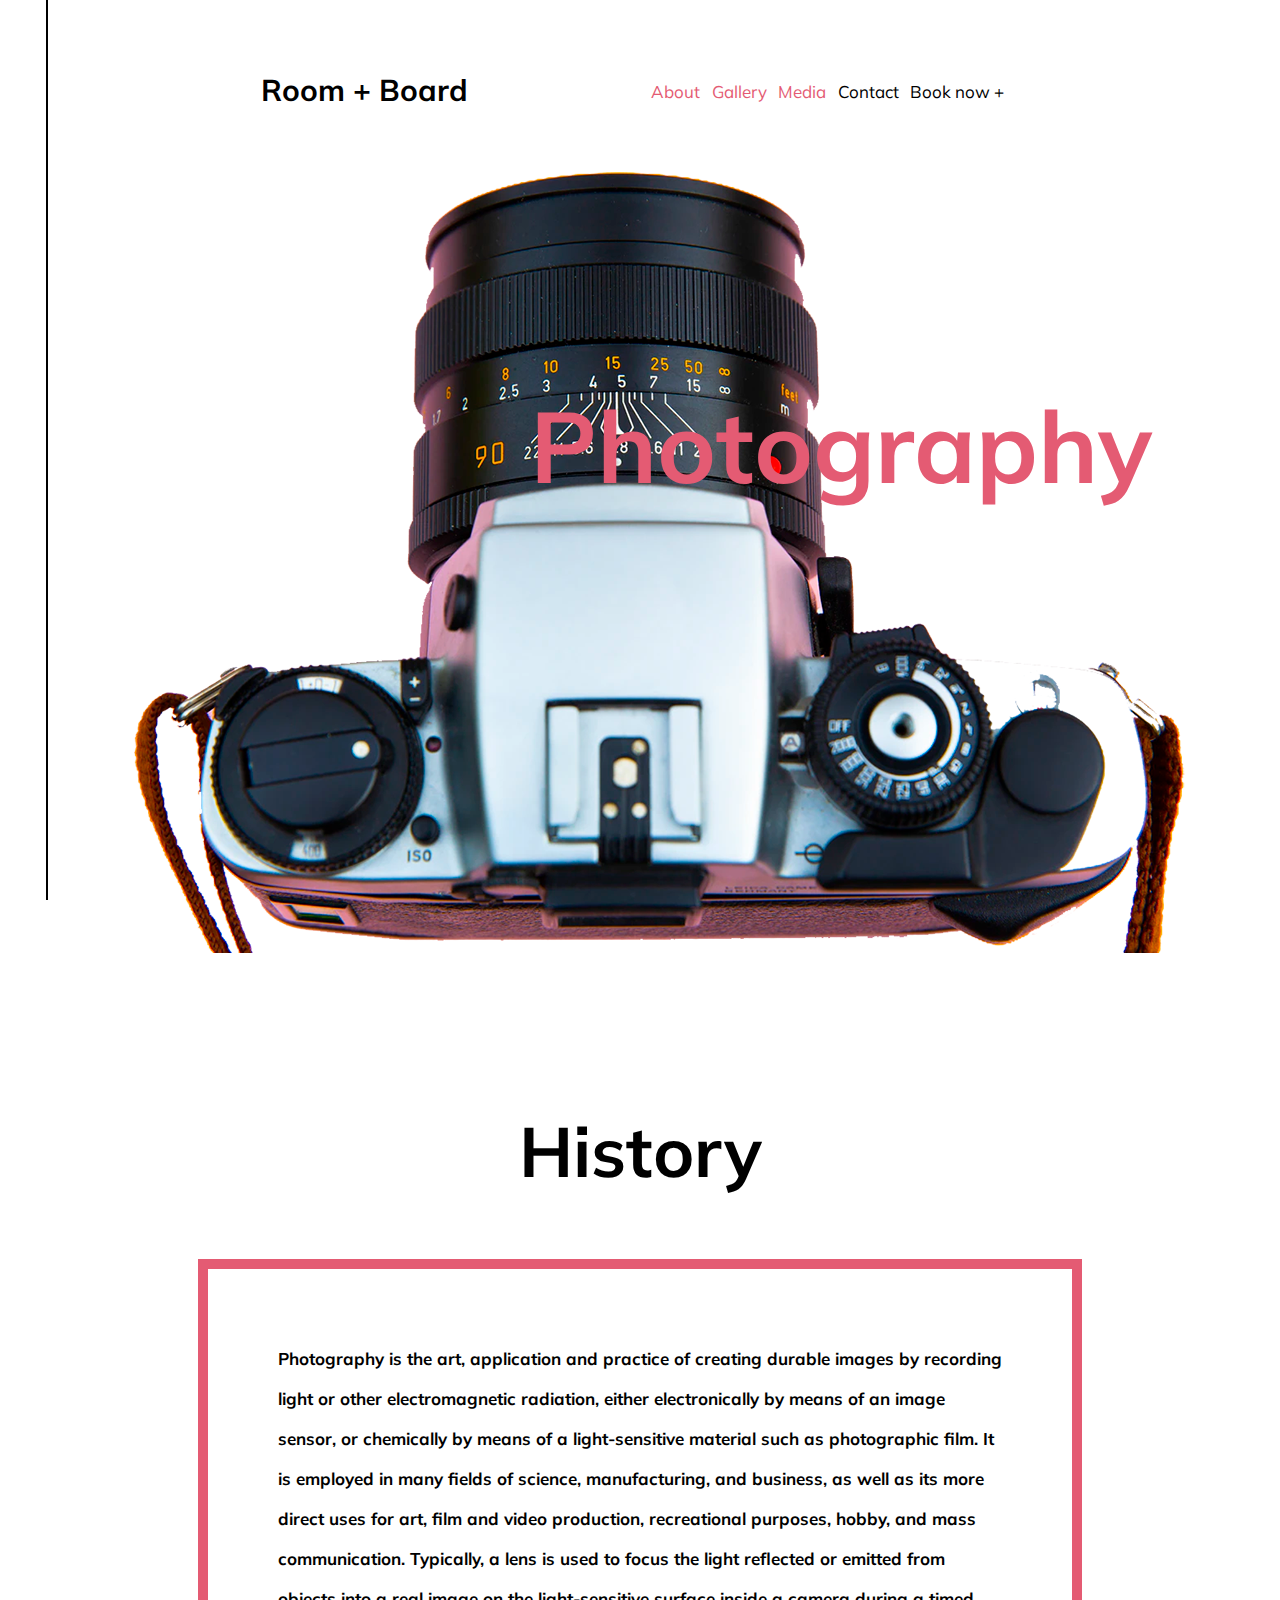
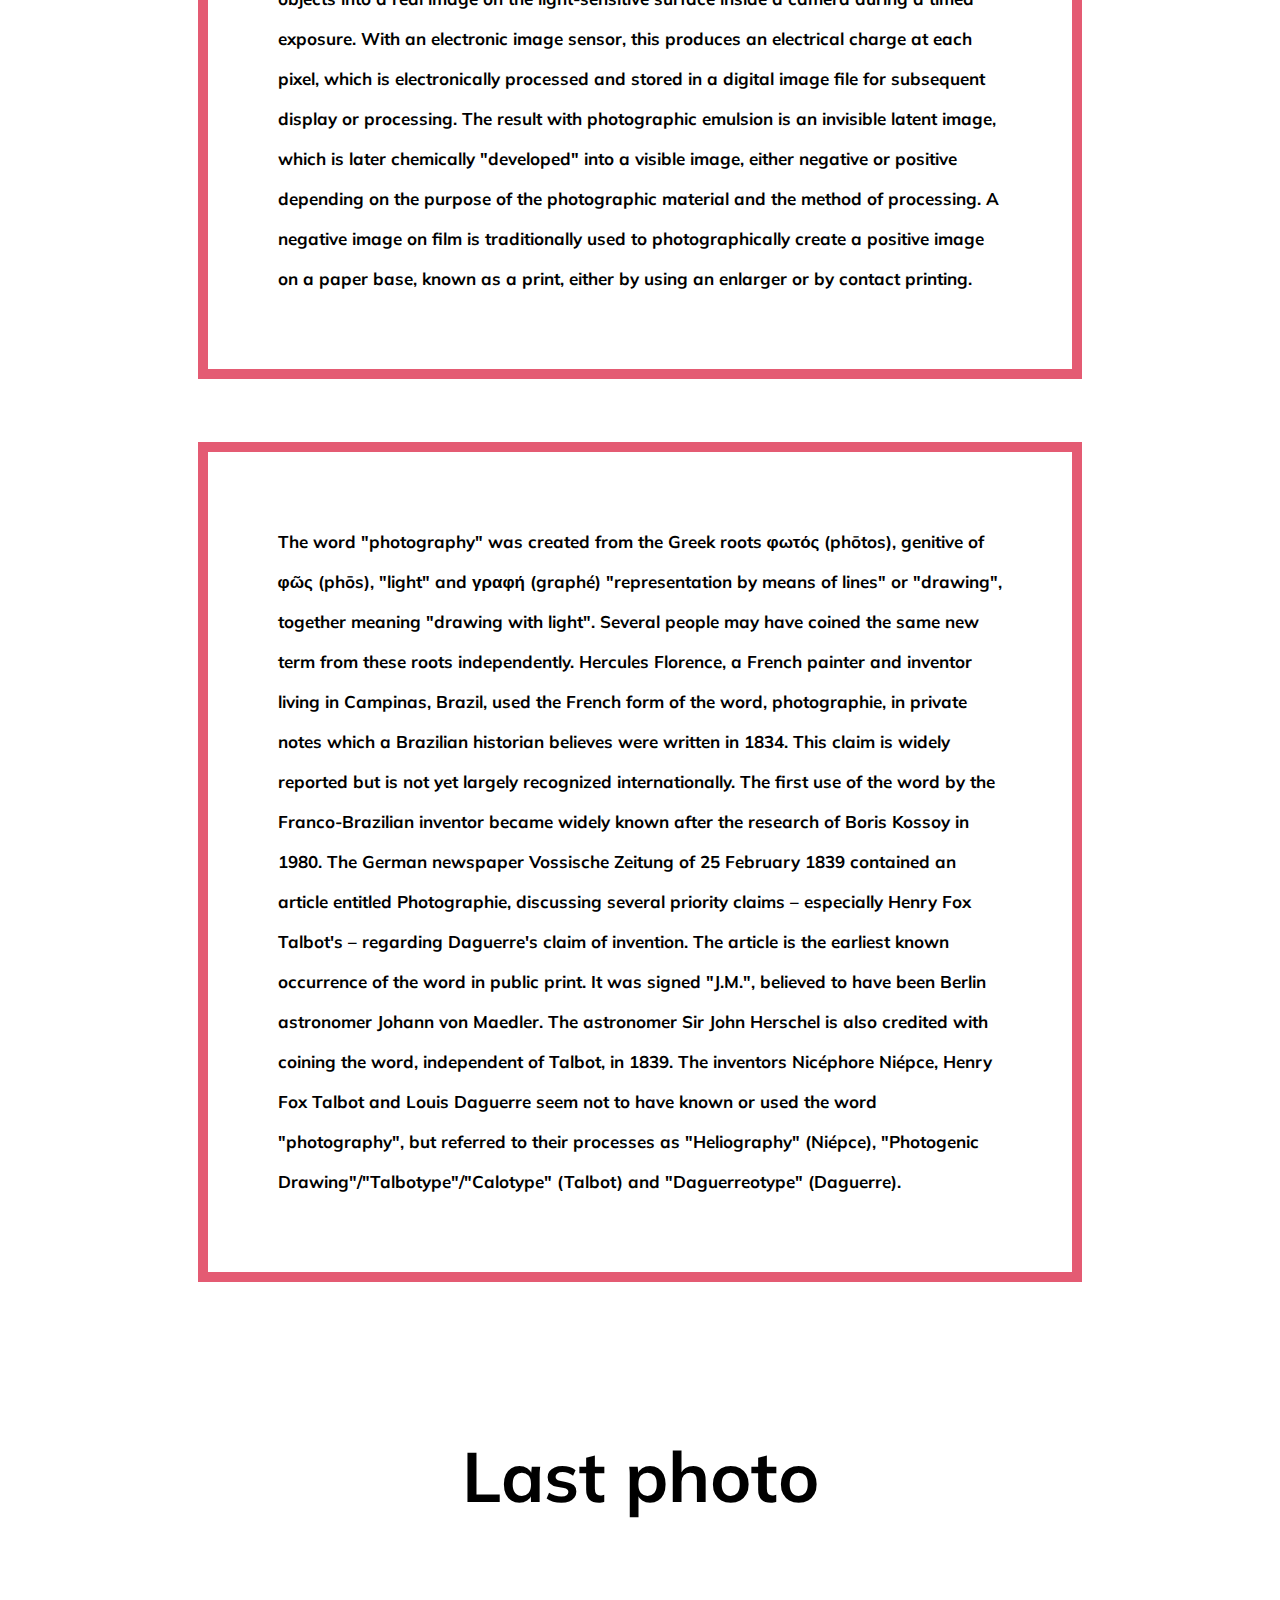
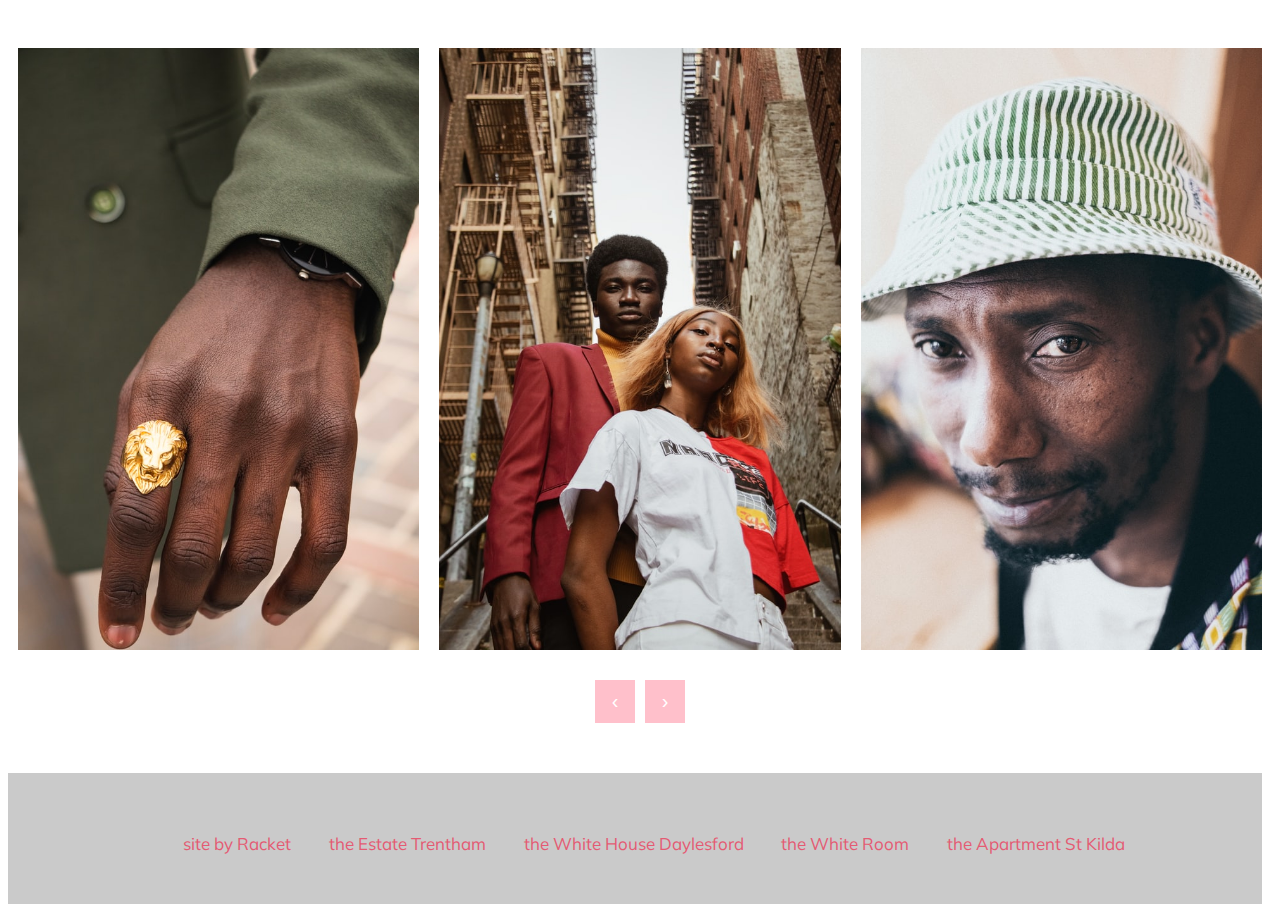
<file: index.html>
<!DOCTYPE html>
<html lang="en">
<head>
	<meta charset="UTF-8">
	<title>Document</title>
	<link rel="stylesheet" type="text/css" href="main.css">
	<link href="https://fonts.googleapis.com/css?family=Muli&display=swap" rel="stylesheet">
</head>
<body>
	<div class="main">
		<div class="menu">
			<span class="logo">Room + Board</span>
				<ul>
					<li><a href="index.html">About</a></li>
					<li><a href="gallery.html">Gallery</a></li>
					<li><a href="media.html">Media</a></li>
					<li>Contact</li>
					<li>Book now +</li>
				</ul>
		</div>
		<div class="head">
			<img src="./img/fon.png">
			<h1>Photography</h1>
		</div>
		<h2> History</h2>
		<div class="content">
			<p>
				Photography is the art, application and practice of creating durable images by recording light or other electromagnetic radiation, either electronically by means of an image sensor, or chemically by means of a light-sensitive material such as photographic film. It is employed in many fields of science, manufacturing, and business, as well as its more direct uses for art, film and video production, recreational purposes, hobby, and mass communication.

				Typically, a lens is used to focus the light reflected or emitted from objects into a real image on the light-sensitive surface inside a camera during a timed exposure. With an electronic image sensor, this produces an electrical charge at each pixel, which is electronically processed and stored in a digital image file for subsequent display or processing. The result with photographic emulsion is an invisible latent image, which is later chemically "developed" into a visible image, either negative or positive depending on the purpose of the photographic material and the method of processing. A negative image on film is traditionally used to photographically create a positive image on a paper base, known as a print, either by using an enlarger or by contact printing.
			</p>
		</div>
		<div class="content">
			<p>
				The word "photography" was created from the Greek roots φωτός (phōtos), genitive of φῶς (phōs), "light" and γραφή (graphé) "representation by means of lines" or "drawing", together meaning "drawing with light".

				Several people may have coined the same new term from these roots independently. Hercules Florence, a French painter and inventor living in Campinas, Brazil, used the French form of the word, photographie, in private notes which a Brazilian historian believes were written in 1834. This claim is widely reported but is not yet largely recognized internationally. The first use of the word by the Franco-Brazilian inventor became widely known after the research of Boris Kossoy in 1980.

				The German newspaper Vossische Zeitung of 25 February 1839 contained an article entitled Photographie, discussing several priority claims – especially Henry Fox Talbot's – regarding Daguerre's claim of invention. The article is the earliest known occurrence of the word in public print. It was signed "J.M.", believed to have been Berlin astronomer Johann von Maedler. The astronomer Sir John Herschel is also credited with coining the word, independent of Talbot, in 1839.

				The inventors Nicéphore Niépce, Henry Fox Talbot and Louis Daguerre seem not to have known or used the word "photography", but referred to their processes as "Heliography" (Niépce), "Photogenic Drawing"/"Talbotype"/"Calotype" (Talbot) and "Daguerreotype" (Daguerre).

			</p>
		</div>
<!-- 		<div class="voice">
			<p>
				 That goes for shoes as much as for clothes. Gerber swears by her Jimmy Choo Cruz boots, flat, combat-style lace-ups that she says she “literally travels with for months and wears until I can’t wear anymore”. But now she’s got a few more styles to choose from.
				
			</p>
			<p>
				Believe it or not, Kaia Gerber likes to pack light. The supermodel can take her pick when it comes to fashion – whether she’s pulling from her own closet, her mom’s, or the runways on which she dominates – but when she’s crisscrossing the globe for work, she tends to bring along a practical, versatile wardrobe.
				
			</p>
		</div> -->
		<h2>Last photo</h2>
		<div class="carousel owl-car owl-theme">
			<div><img class="photo" src="img/photo1.jpg"> </div>
			<div><img class="photo" src="img/photo2.jpg"> </div>
			<div><img class="photo" src="img/photo3.jpg"> </div>
			<div><img class="photo" src="img/photo4.jpg"> </div>
			<div><img class="photo" src="img/photo5.jpg"> </div>
			<div><img class="photo" src="img/photo6.jpg"> </div>
			<div><img class="photo" src="img/photo7.jpg"> </div>
			<div><img class="photo" src="img/photo2.jpg"> </div>
			<div><img class="photo" src="img/photo5.jpg"> </div>
			<div><img class="photo" src="img/photo1.jpg"> </div>
			<div><img class="photo" src="img/photo6.jpg"> </div>
			<div><img class="photo" src="img/photo3.jpg"> </div>
		</div>
		<div class="footer">
			<ul>
				<li>site by Racket</li>
				<li>the Estate Trentham</li>
				<li>the White House Daylesford</li>
				<li>the White Room</li>
				<li>the Apartment St Kilda</li>
			</ul>
		</div>
		<div>
			<ul class="bg">
				<li class="bg_item"></li>
			</ul>
		</div>
	</div>
	<script src="https://ajax.googleapis.com/ajax/libs/jquery/3.4.1/jquery.min.js"></script>
	<script src="./js/owl.carousel.min.js"></script>
	<script src="./js/main.js"></script>
</body>
</html>
</file>
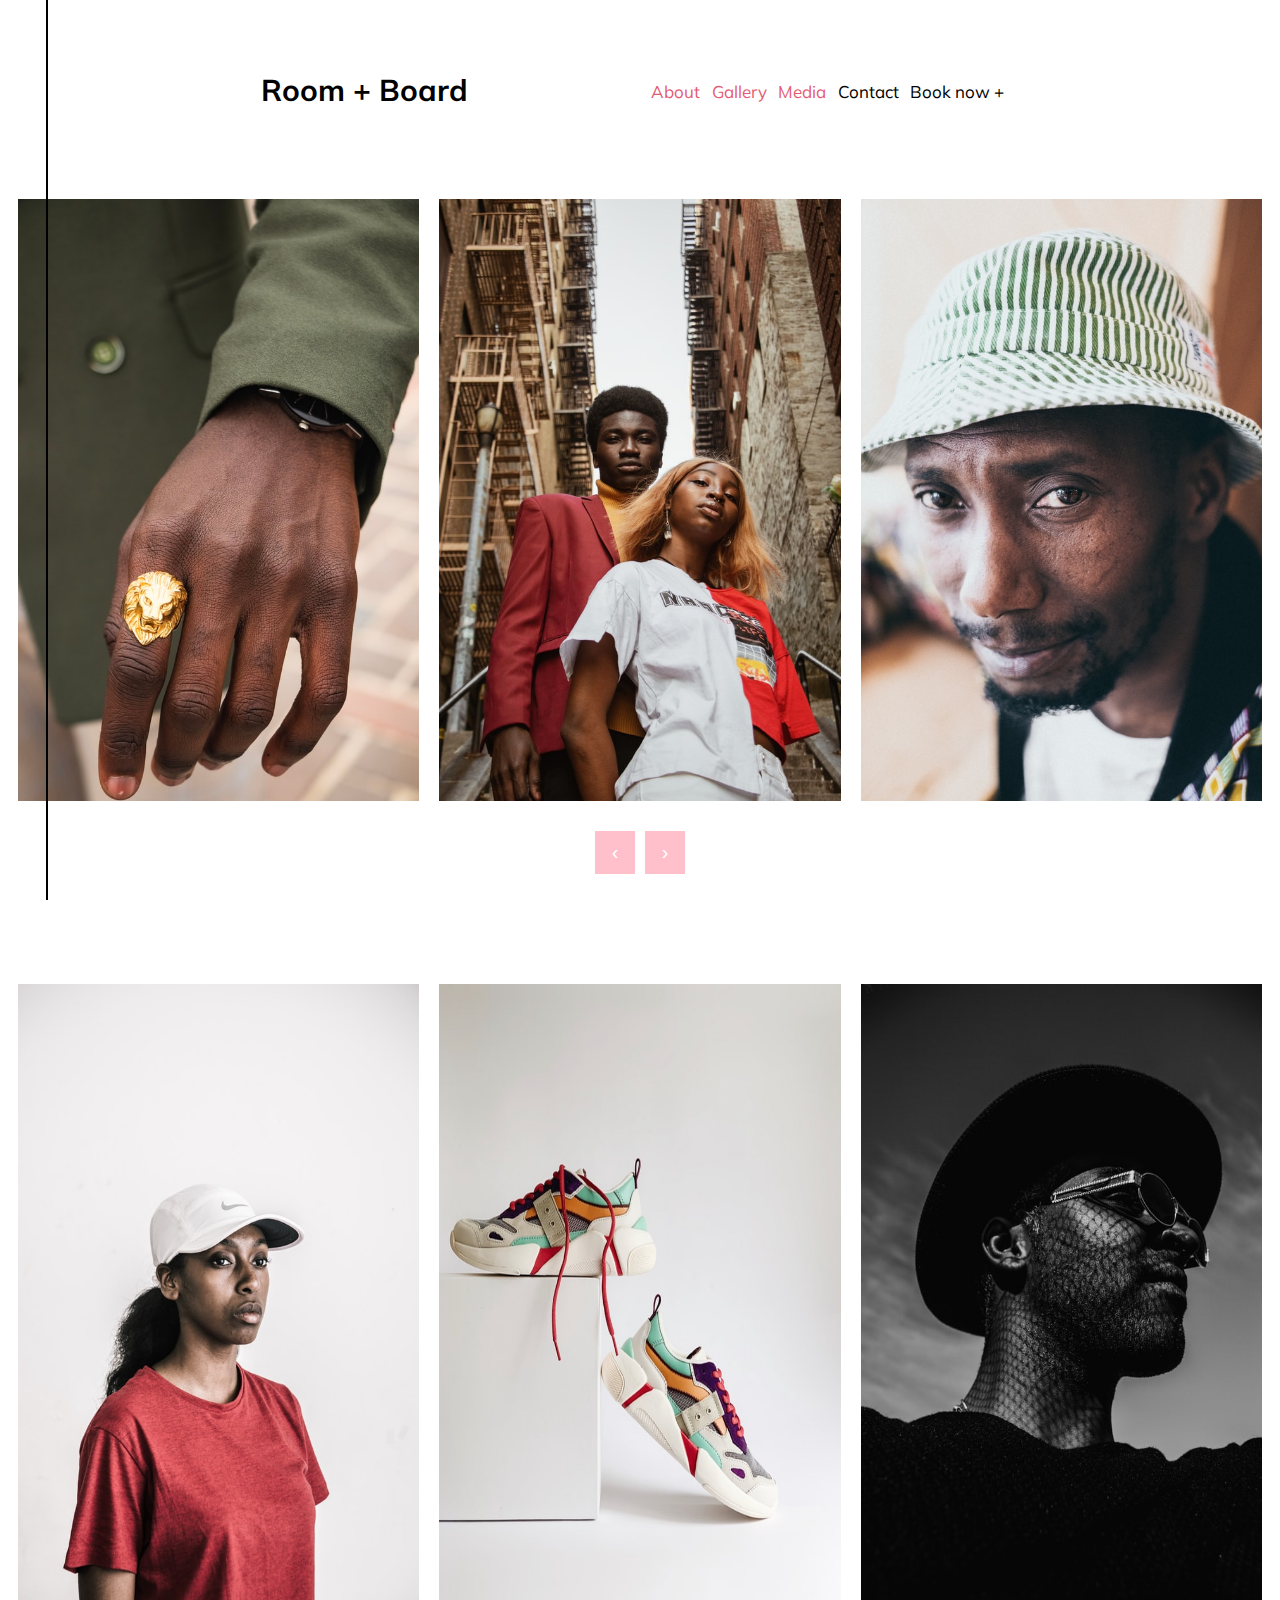
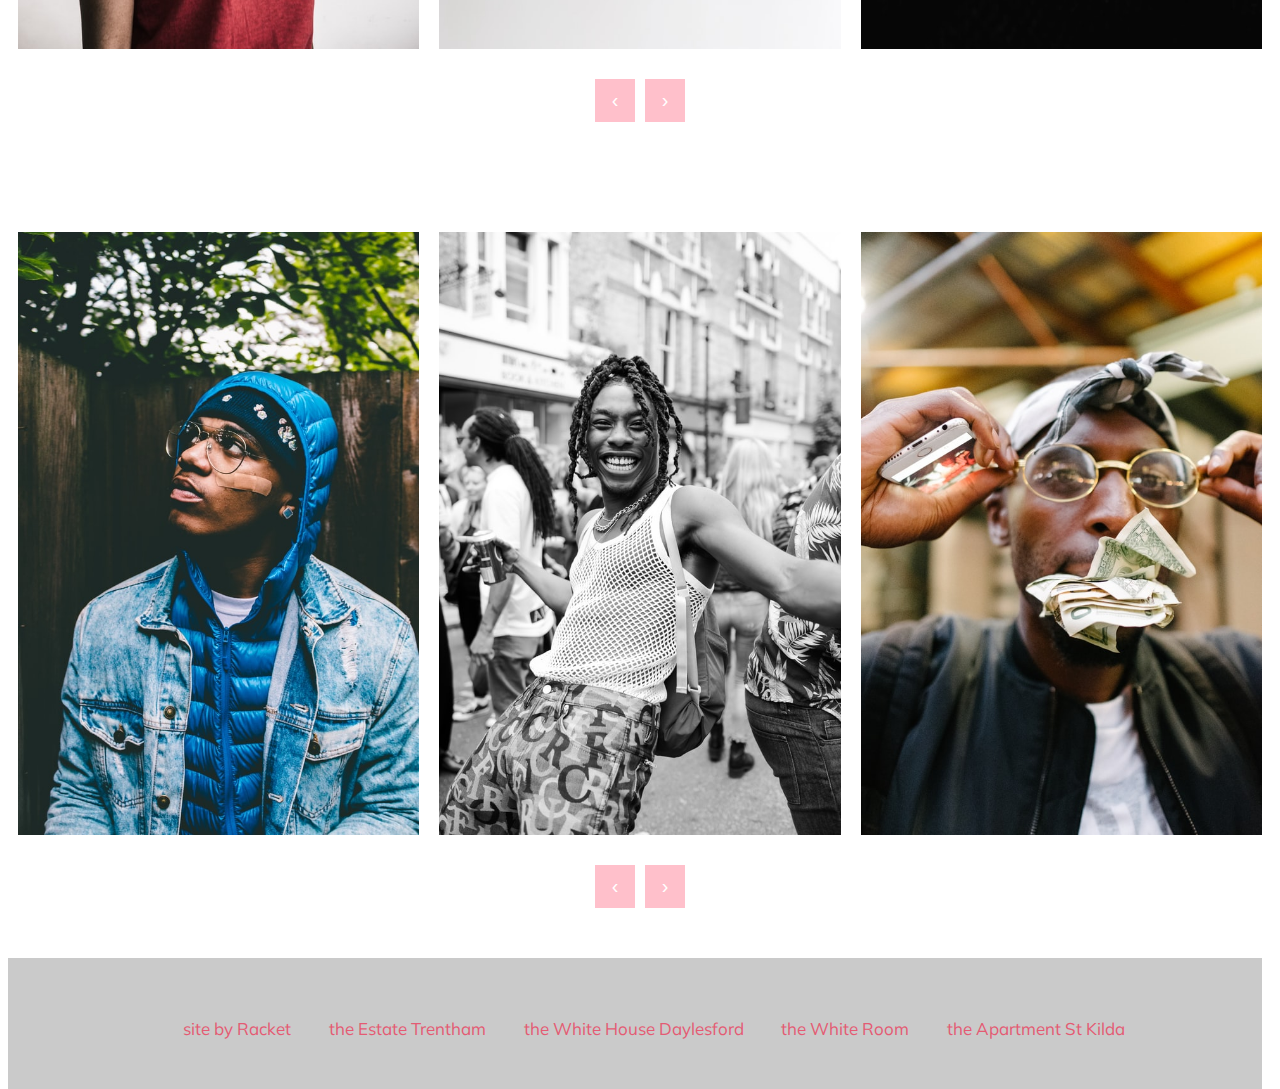
<file: gallery.html>
<!DOCTYPE html>
<html lang="en">
<head>
	<meta charset="UTF-8">
	<title>Document</title>
	<link rel="stylesheet" type="text/css" href="main.css">
	<link href="https://fonts.googleapis.com/css?family=Muli&display=swap" rel="stylesheet">
</head>
<body>
	<div class="main">
		<div class="menu">
			<span class="logo">Room + Board</span>
				<ul>
					<li><a href="index.html">About</a></li>
					<li><a href="index.html">Gallery</a></li>
					<li><a href="media.html">Media</a></li>
					<li>Contact</li>
					<li>Book now +</li>
				</ul>
		</div>
		<div class="carousel owl-car owl-theme">
			<div><img class="photo" src="img/photo1.jpg"> </div>
			<div><img class="photo" src="img/photo2.jpg"> </div>
			<div><img class="photo" src="img/photo3.jpg"> </div>
			<div><img class="photo" src="img/photo4.jpg"> </div>
			<div><img class="photo" src="img/photo5.jpg"> </div>
			<div><img class="photo" src="img/photo6.jpg"> </div>
			<div><img class="photo" src="img/photo7.jpg"> </div>
			<div><img class="photo" src="img/photo8.jpg"> </div>
			<div><img class="photo" src="img/photo9.jpg"> </div>
			<div><img class="photo" src="img/photo10.jpg"> </div>
			<div><img class="photo" src="img/photo11.jpg"> </div>
			<div><img class="photo" src="img/photo12.jpg"> </div>
		</div>

		<div class="carousel owl-car owl-theme">
			<div><img class="photo" src="img/photo13.jpg"> </div>
			<div><img class="photo" src="img/photo14.jpg"> </div>
			<div><img class="photo" src="img/photo32.jpg"> </div>
			<div><img class="photo" src="img/photo16.jpg"> </div>
			<div><img class="photo" src="img/photo17.jpg"> </div>
			<div><img class="photo" src="img/photo18.jpg"> </div>
			<div><img class="photo" src="img/photo19.jpg"> </div>
			<div><img class="photo" src="img/photo20.jpg"> </div>
			<div><img class="photo" src="img/photo21.jpg"> </div>
			<div><img class="photo" src="img/photo22.jpg"> </div>
			<div><img class="photo" src="img/photo23.jpg"> </div>
			<div><img class="photo" src="img/photo24.jpg"> </div>
		</div>
		
		<div class="carousel owl-car owl-theme">
			<div><img class="photo" src="img/photo25.jpg"> </div>
			<div><img class="photo" src="img/photo26.jpg"> </div>
			<div><img class="photo" src="img/photo27.jpg"> </div>
			<div><img class="photo" src="img/photo28.jpg"> </div>
			<div><img class="photo" src="img/photo29.jpg"> </div>
			<div><img class="photo" src="img/photo30.jpg"> </div>
			<div><img class="photo" src="img/photo31.jpg"> </div>
			<div><img class="photo" src="img/photo32.jpg"> </div>
			<div><img class="photo" src="img/photo33.jpg"> </div>
			<div><img class="photo" src="img/photo34.jpg"> </div>
			<div><img class="photo" src="img/photo35.jpg"> </div>
			<div><img class="photo" src="img/photo36.jpg"> </div>
		</div>
		<div class="footer">
			<ul>
				<li>site by Racket</li>
				<li>the Estate Trentham</li>
				<li>the White House Daylesford</li>
				<li>the White Room</li>
				<li>the Apartment St Kilda</li>
			</ul>
		</div>
		<div>
			<ul class="bg">
				<li class="bg_item"></li>
			</ul>
		</div>
	</div>
	<script src="https://ajax.googleapis.com/ajax/libs/jquery/3.4.1/jquery.min.js"></script>
	<script src="./js/owl.carousel.min.js"></script>
	<script src="./js/main.js"></script>
</body>
</html>
</file>
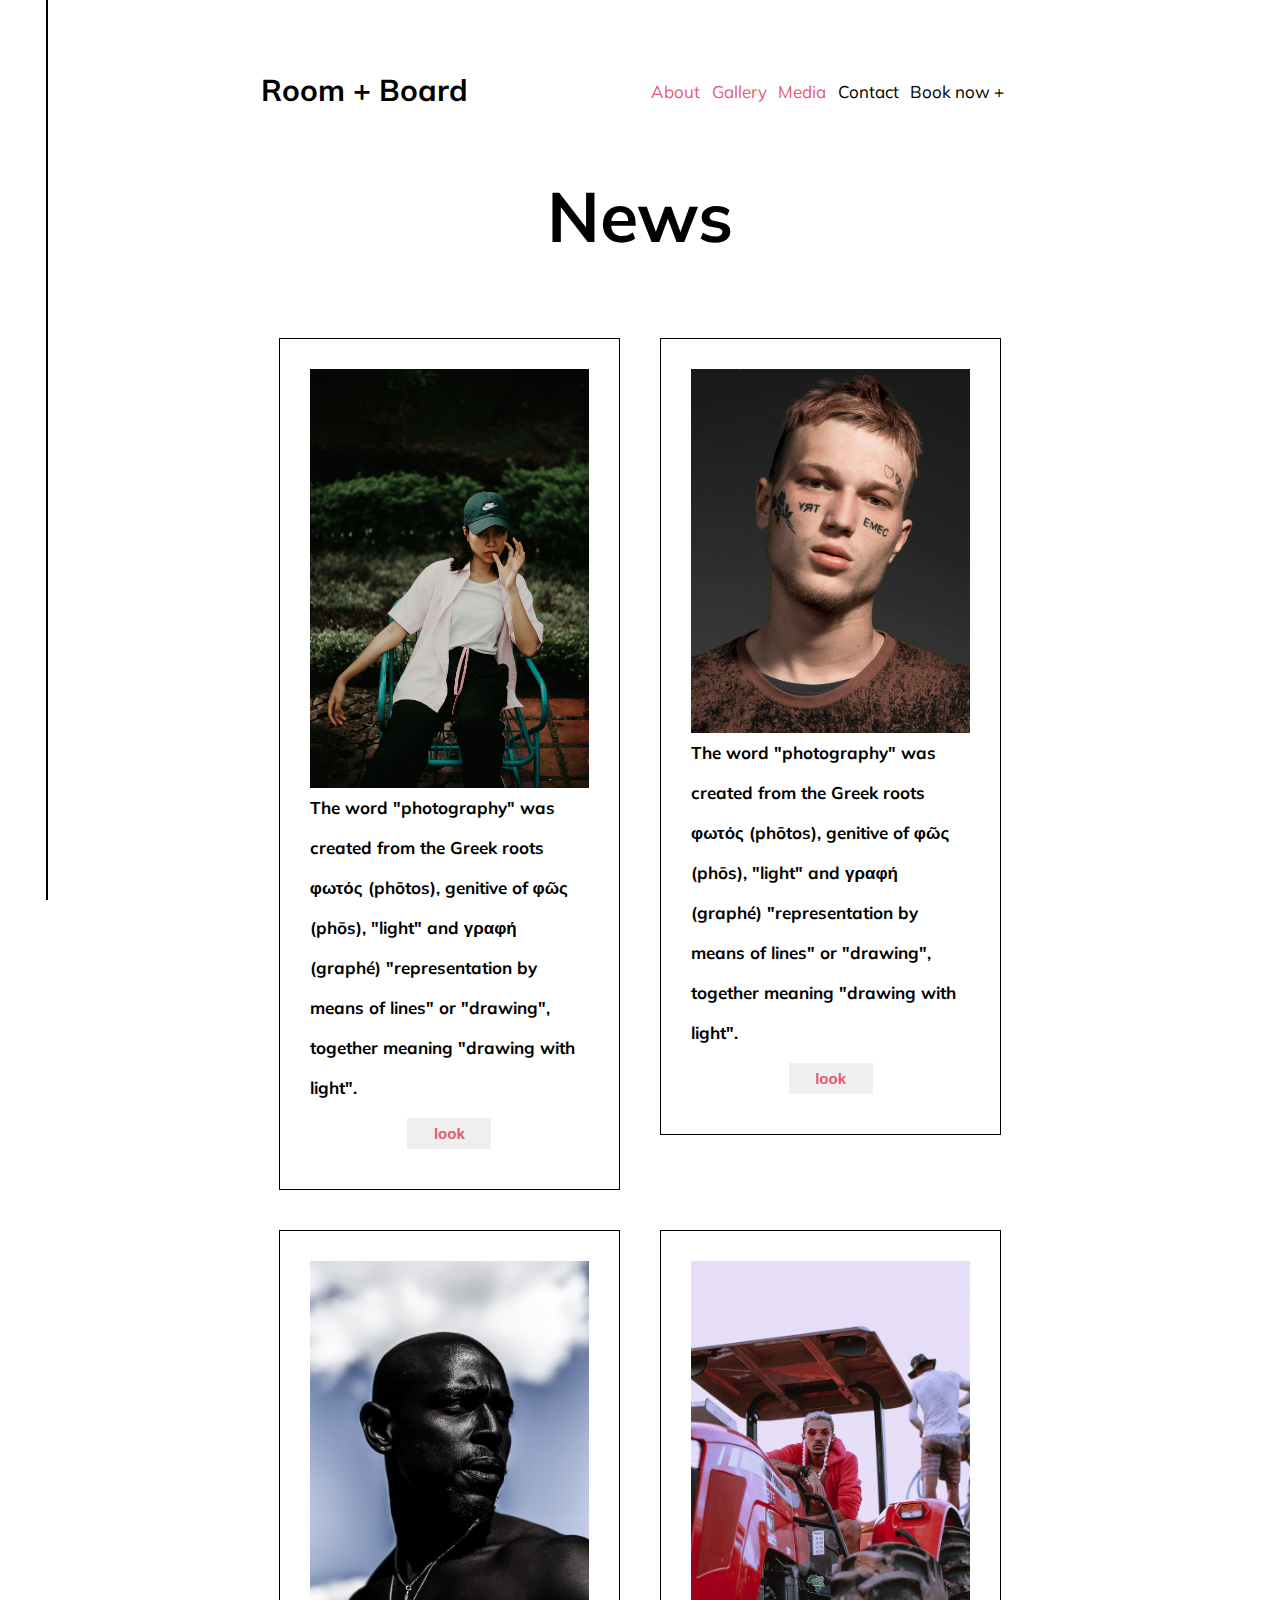
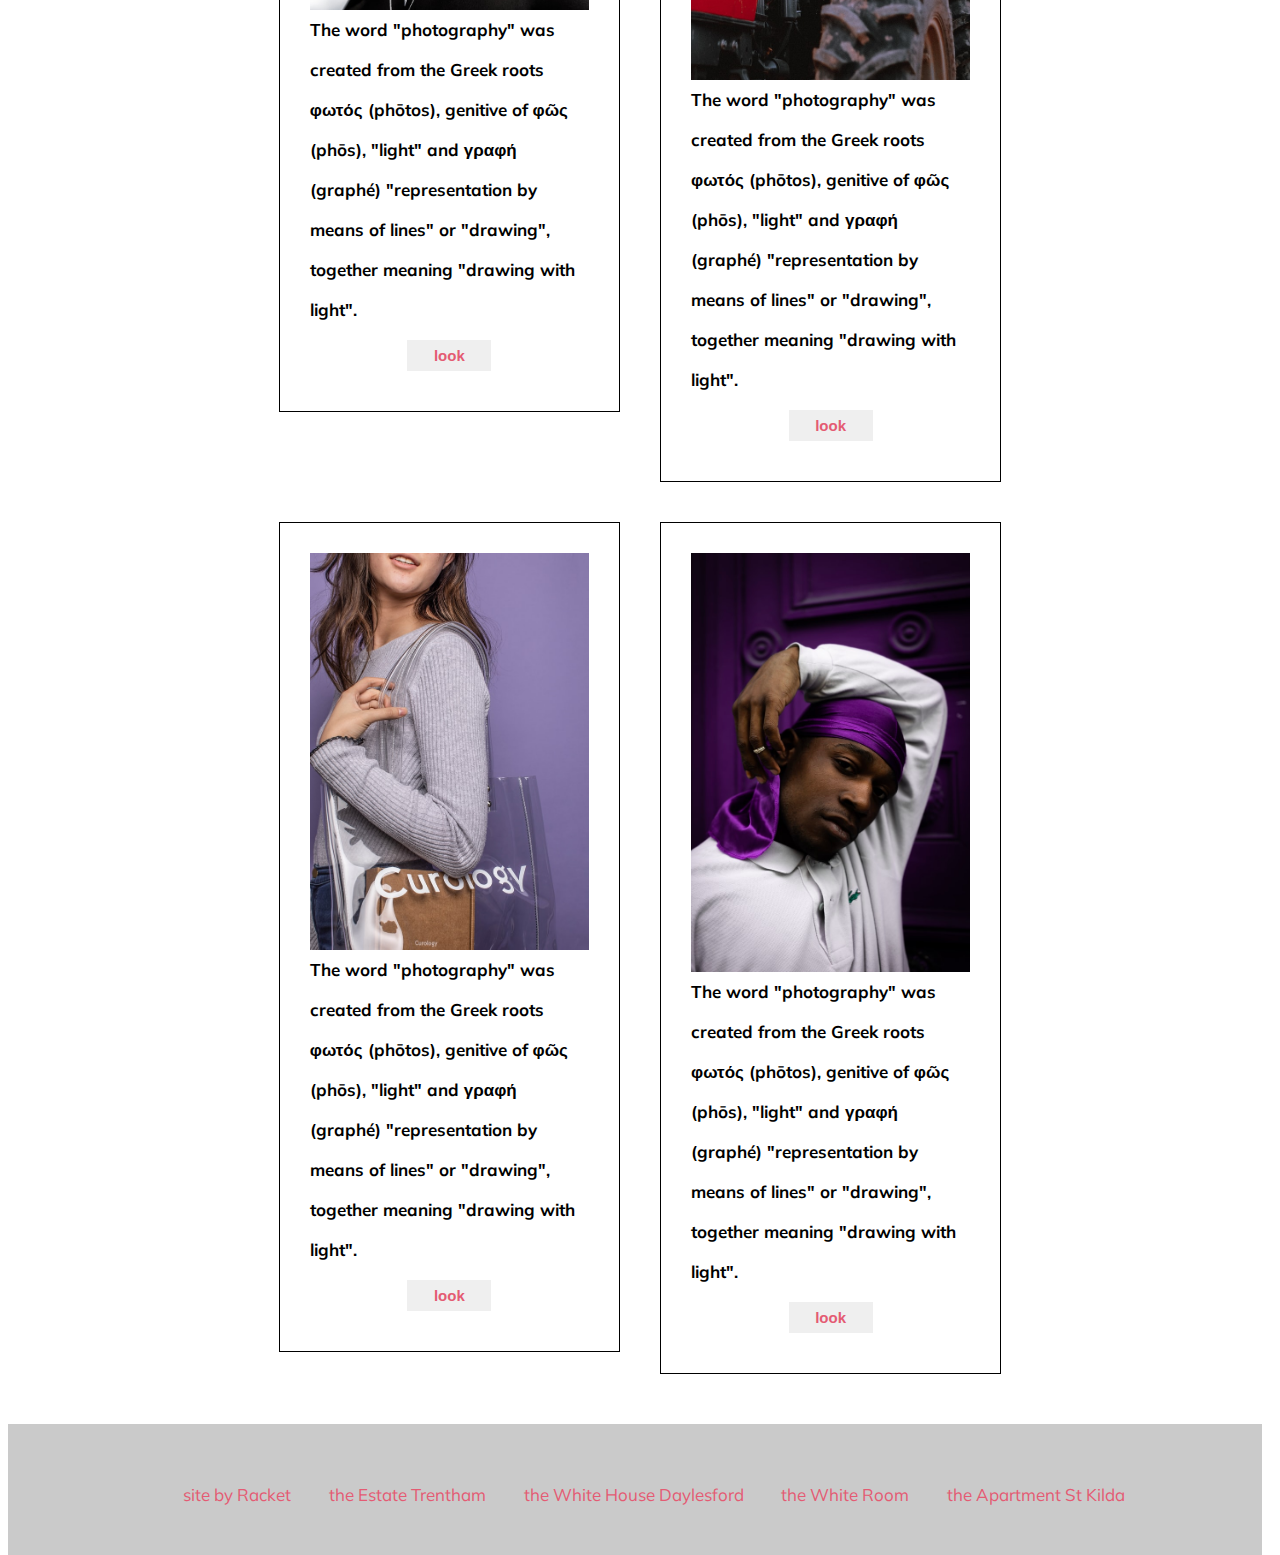
<file: media.html>
<!DOCTYPE html>
<html lang="en">
<head>
	<meta charset="UTF-8">
	<title>Document</title>
	<link rel="stylesheet" type="text/css" href="main.css">
	<link href="https://fonts.googleapis.com/css?family=Muli&display=swap" rel="stylesheet">
</head>
<body>
	<div class="main">
		<div class="menu">
			<span class="logo">Room + Board</span>
				<ul>
					<li><a href="index.html">About</a></li>
					<li><a href="gallery.html">Gallery</a></li>
					<li><a href="media.html">Media</a></li>
					<li>Contact</li>
					<li>Book now +</li>
				</ul> 
		</div>
		<h2 style="margin-top: 5%;">News</h2>
		<div class="content_media">
			<p>
				<img src="img/photo23.jpg">
				The word "photography" was created from the Greek roots φωτός (phōtos), genitive of φῶς (phōs), "light" and γραφή (graphé) "representation by means of lines" or "drawing", together meaning "drawing with light".
				<button><a href="news.html">look</a></button>
			</p>
			<p>
				<img src="img/photo34.jpg">
				The word "photography" was created from the Greek roots φωτός (phōtos), genitive of φῶς (phōs), "light" and γραφή (graphé) "representation by means of lines" or "drawing", together meaning "drawing with light".
				<button><a href="news.html">look</a></button>
			</p>
			<p>
				<img src="img/photo11.jpg">
				The word "photography" was created from the Greek roots φωτός (phōtos), genitive of φῶς (phōs), "light" and γραφή (graphé) "representation by means of lines" or "drawing", together meaning "drawing with light".
				<button><a href="news.html">look</a></button>
			</p>
			<p>
				<img src="img/photo12.jpg">
				The word "photography" was created from the Greek roots φωτός (phōtos), genitive of φῶς (phōs), "light" and γραφή (graphé) "representation by means of lines" or "drawing", together meaning "drawing with light".
				<button><a href="news.html">look</a></button>
			</p>
			<p>
				<img src="img/photo20.jpg">
				The word "photography" was created from the Greek roots φωτός (phōtos), genitive of φῶς (phōs), "light" and γραφή (graphé) "representation by means of lines" or "drawing", together meaning "drawing with light".
				<button><a href="news.html">look</a></button>
			</p>
			<p>
				<img src="img/photo19.jpg">
				The word "photography" was created from the Greek roots φωτός (phōtos), genitive of φῶς (phōs), "light" and γραφή (graphé) "representation by means of lines" or "drawing", together meaning "drawing with light".
				<button><a href="news.html">look</a></button>
			</p>
		</div>
		<div class="footer">
			<ul>
				<li>site by Racket</li>
				<li>the Estate Trentham</li>
				<li>the White House Daylesford</li>
				<li>the White Room</li>
				<li>the Apartment St Kilda</li>
			</ul>
		</div>
		<div>
			<ul class="bg">
				<li class="bg_item"></li>
			</ul>
		</div>
	</div>
	<script src="https://ajax.googleapis.com/ajax/libs/jquery/3.4.1/jquery.min.js"></script>
	<script src="./js/owl.carousel.min.js"></script>
	<script src="./js/main.js"></script>
</body>
</html>
</file>
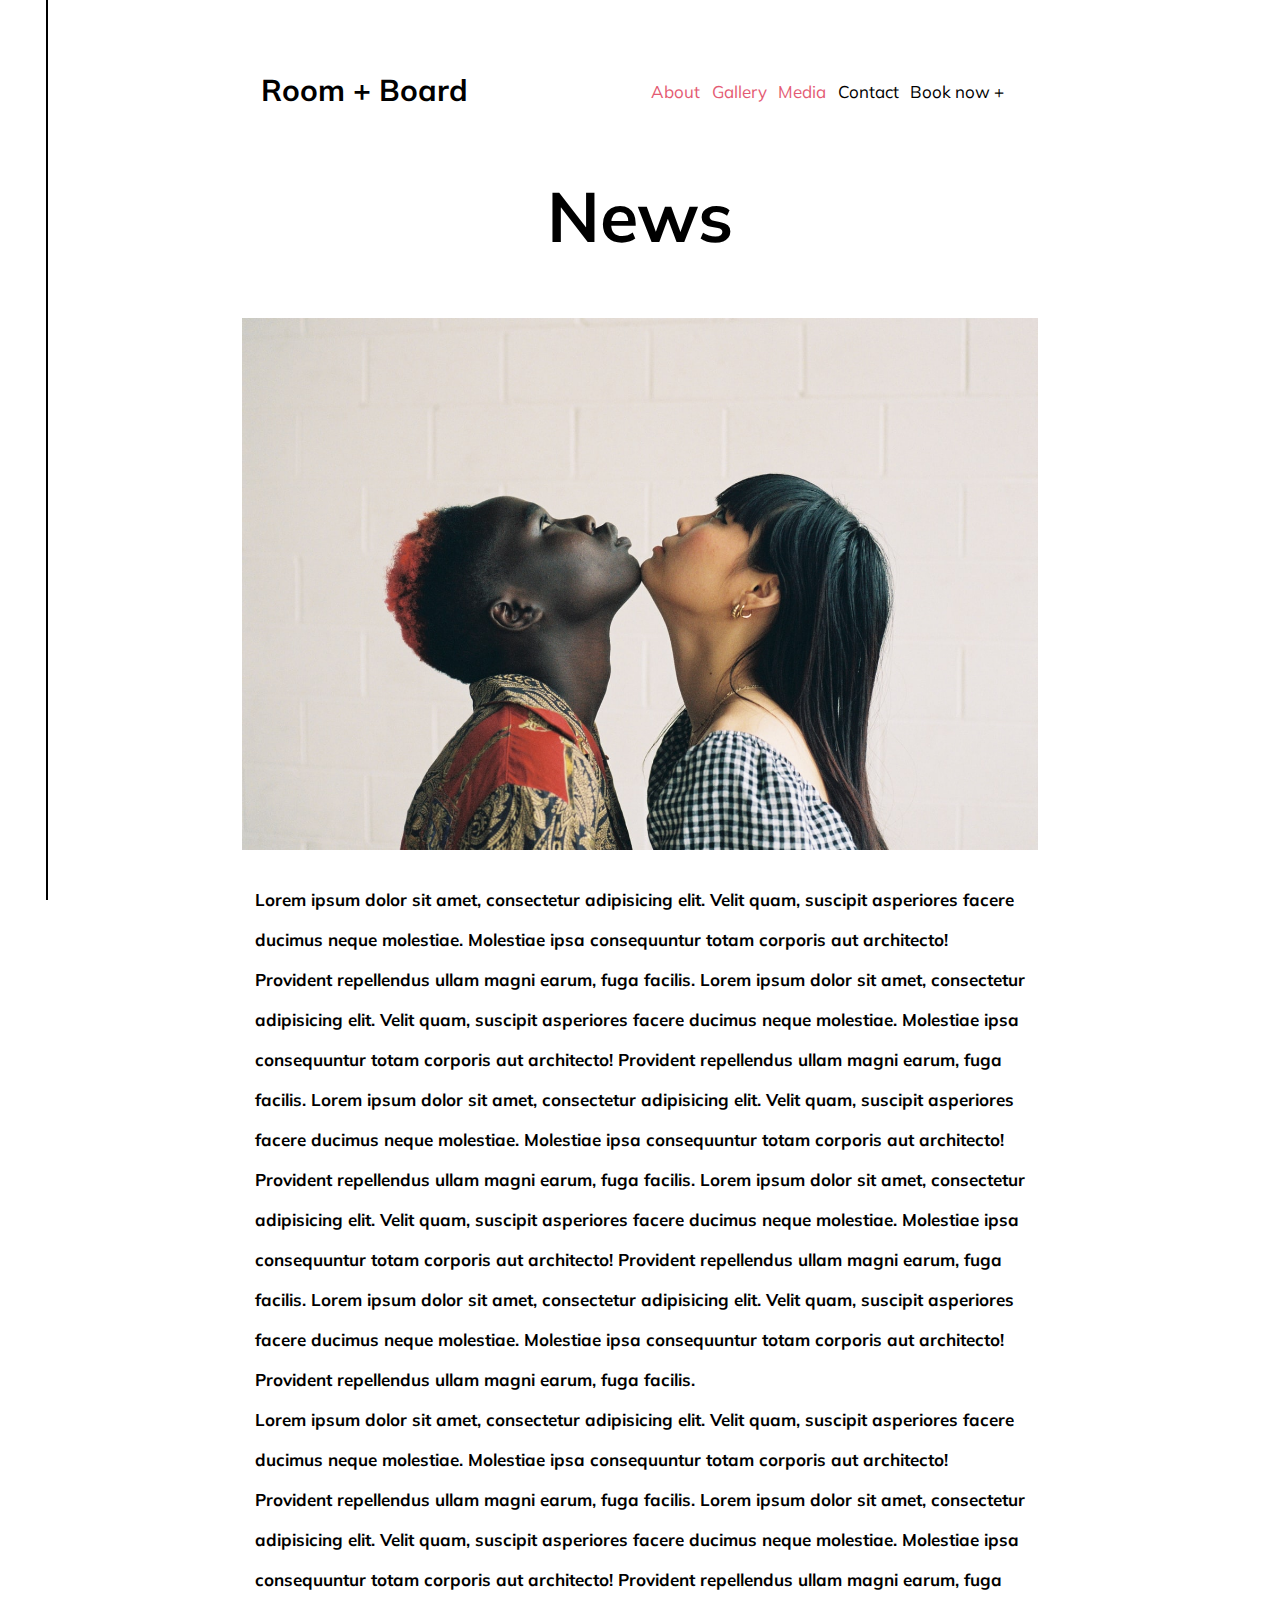
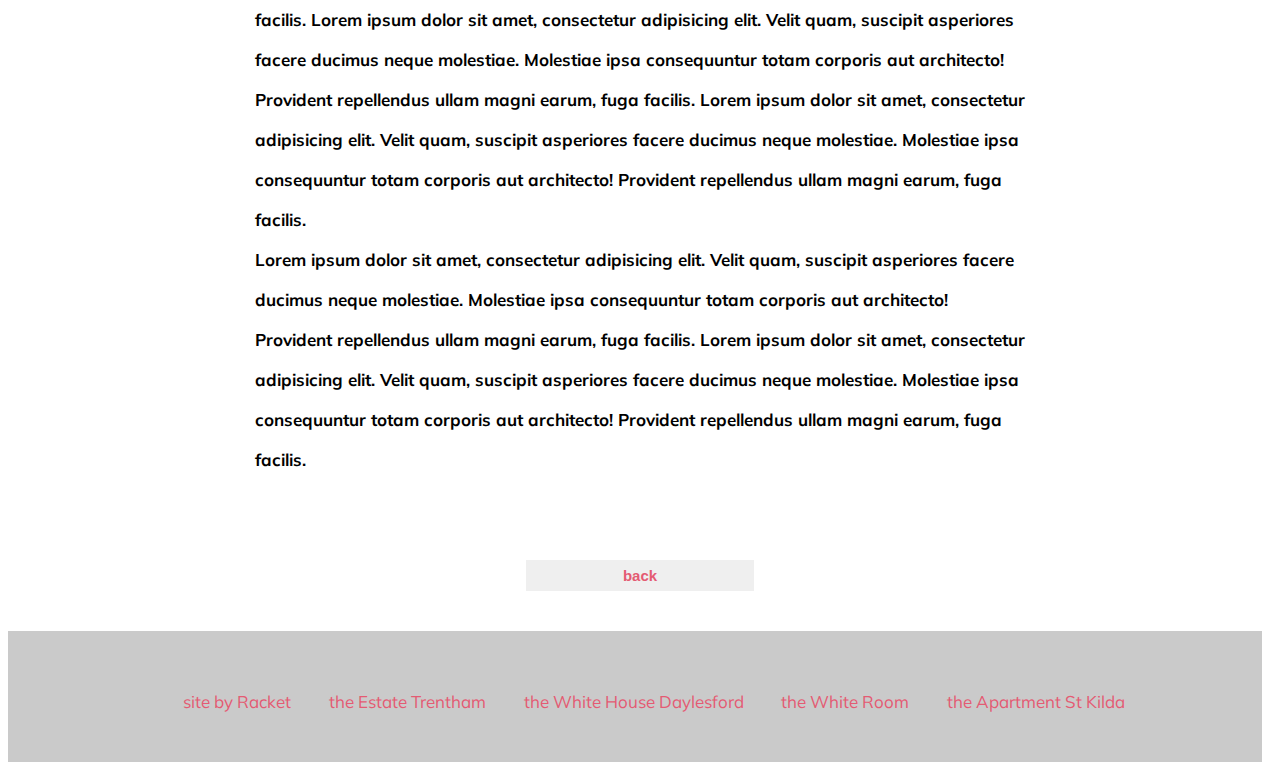
<file: news.html>
<!DOCTYPE html>
<html lang="en">
<head>
	<meta charset="UTF-8">
	<title>Document</title>
	<link rel="stylesheet" type="text/css" href="main.css">
	<link href="https://fonts.googleapis.com/css?family=Muli&display=swap" rel="stylesheet">
</head>
<body>
	<div class="main">
		<div class="menu">
			<span class="logo">Room + Board</span>
				<ul>
					<li><a href="index.html">About</a></li>
					<li><a href="gallery.html">Gallery</a></li>
					<li><a href="media.html">Media</a></li>
					<li>Contact</li>
					<li>Book now +</li>
				</ul> 
		</div>
		<h2 style="margin-top: 5%;">News</h2>
		<div class="news">
			<img src="img/photo37.jpg">
			<p>Lorem ipsum dolor sit amet, consectetur adipisicing elit. Velit quam, suscipit asperiores facere ducimus neque molestiae. Molestiae ipsa consequuntur totam corporis aut architecto! Provident repellendus ullam magni earum, fuga facilis.
			Lorem ipsum dolor sit amet, consectetur adipisicing elit. Velit quam, suscipit asperiores facere ducimus neque molestiae. Molestiae ipsa consequuntur totam corporis aut architecto! Provident repellendus ullam magni earum, fuga facilis.
			Lorem ipsum dolor sit amet, consectetur adipisicing elit. Velit quam, suscipit asperiores facere ducimus neque molestiae. Molestiae ipsa consequuntur totam corporis aut architecto! Provident repellendus ullam magni earum, fuga facilis.
			Lorem ipsum dolor sit amet, consectetur adipisicing elit. Velit quam, suscipit asperiores facere ducimus neque molestiae. Molestiae ipsa consequuntur totam corporis aut architecto! Provident repellendus ullam magni earum, fuga facilis.
			Lorem ipsum dolor sit amet, consectetur adipisicing elit. Velit quam, suscipit asperiores facere ducimus neque molestiae. Molestiae ipsa consequuntur totam corporis aut architecto! Provident repellendus ullam magni earum, fuga facilis.<br>
			Lorem ipsum dolor sit amet, consectetur adipisicing elit. Velit quam, suscipit asperiores facere ducimus neque molestiae. Molestiae ipsa consequuntur totam corporis aut architecto! Provident repellendus ullam magni earum, fuga facilis.
			Lorem ipsum dolor sit amet, consectetur adipisicing elit. Velit quam, suscipit asperiores facere ducimus neque molestiae. Molestiae ipsa consequuntur totam corporis aut architecto! Provident repellendus ullam magni earum, fuga facilis.
			Lorem ipsum dolor sit amet, consectetur adipisicing elit. Velit quam, suscipit asperiores facere ducimus neque molestiae. Molestiae ipsa consequuntur totam corporis aut architecto! Provident repellendus ullam magni earum, fuga facilis.
			Lorem ipsum dolor sit amet, consectetur adipisicing elit. Velit quam, suscipit asperiores facere ducimus neque molestiae. Molestiae ipsa consequuntur totam corporis aut architecto! Provident repellendus ullam magni earum, fuga facilis.<br>
			Lorem ipsum dolor sit amet, consectetur adipisicing elit. Velit quam, suscipit asperiores facere ducimus neque molestiae. Molestiae ipsa consequuntur totam corporis aut architecto! Provident repellendus ullam magni earum, fuga facilis.
			Lorem ipsum dolor sit amet, consectetur adipisicing elit. Velit quam, suscipit asperiores facere ducimus neque molestiae. Molestiae ipsa consequuntur totam corporis aut architecto! Provident repellendus ullam magni earum, fuga facilis.</p>
			<button><a href="media.html">back</a></button>
		</div>
		<div class="footer">
			<ul>
				<li>site by Racket</li>
				<li>the Estate Trentham</li>
				<li>the White House Daylesford</li>
				<li>the White Room</li>
				<li>the Apartment St Kilda</li>
			</ul>
		</div>
		<div>
			<ul class="bg">
				<li class="bg_item"></li>
			</ul>
		</div>
	</div>
	<script src="https://ajax.googleapis.com/ajax/libs/jquery/3.4.1/jquery.min.js"></script>
	<script src="./js/owl.carousel.min.js"></script>
	<script src="./js/main.js"></script>
</body>
</html>
</file>
<file: main.css>
* {
	box-sizing: border-box;
}
body {
	font-family: 'Muli', sans-serif;
	/*background-image: url("img/photo.png");*/

}
ul {
	padding: 0;
	margin: 0;
}
a {
	color: #e45b73;
	text-decoration: none;
}
h2 {
	text-align: center;
	font-size: 70px;
	margin-top: 150px;
}
.head h1 {
	font-size: 100px;
	position: absolute;
	right: 10%;
	top: 35%;
	color: #e45b73;
}
.main {
		overflow: hidden;
}

.menu {
	display: flex;
	flex-direction: row;
	flex-wrap: nowrap;
	/*width: 100%;*/
	justify-content: center;
	margin-top: 5%;
	cursor: pointer;

}
.logo {
	font-size: 30px;
	font-weight: bolder;
	width: 30%;
}
li {
	list-style-type: none;
	margin-left: 3%;
	font-size: 17px;
	padding-top: 10px;
}
ul {
	display: flex;
	flex-direction: row;
	flex-wrap: nowrap;
	width: 30%;
}
.content {
	border: 10px solid #e45b73;
	width: 70%;
	margin: 0 auto;
	margin-top: 5%;
	margin-bottom: 5%;
	background-color: white;

}
p {
	font-size: 17px;
	font-weight: bold;
	margin: auto;
	padding: 70px;
	line-height: 40px;
}
.footer ul {
	width: 98%;
	display: flex;
	flex-direction: row;
	flex-wrap: nowrap;
	justify-content: center;
	cursor: pointer;
	background-color: #CACACA;
	color: #e45b73;
	position: absolute;
	padding-top: 50px;
	padding-bottom: 50px;
	margin-top: 30px;
}
.content_item {
	background-color: red;
	color: white;
	margin-top: 5%;
	width: 70%;
	margin: auto;
}
.voice {
	display: flex;
	flex-direction: row;
	flex-wrap: nowrap;
	justify-content: center;
}
.voice p {
	width: 30%;
	margin: 20px;
	border: 1px solid black;
	background-color: #e6e6e6;
}
.voice p:hover {
	background-color: #d8d2d2;
}


.carousel div {
	display: flex;
	flex-direction: row;
	flex-wrap: nowrap;
	margin-top: 20px;
}
.photo {
	width: 100%;
	height: 100%;
	padding: 10px;
}
.owl-dot {
	display: none;
}
.owl-prev {
	display: block;
	width: 40px;
	margin:  auto;
	margin-right: 5px;
	background-color: pink;
	border: transparent;
	padding: 10px;
	font-size: 20px;
	color: white;
}
.owl-prev:hover {
	cursor: pointer;
	background-color: #e45b73;
}
.owl-next {
	display: block;
	width: 40px;
	margin:  auto;
	margin-left: 5px;
	background-color: pink;
	border: transparent;
	padding: 10px;
	font-size: 20px;
	color: white;
}
.owl-next:hover {
	cursor: pointer;
	background-color: #e45b73;
}
.bg_item {
	border-right: 2px solid black;
	height: 100%;
	position: fixed;
	top: 0;
	z-index: 1;
}
.head {
	width: 80%;
	margin: auto;
	margin-top: 5%;
}
.content_media {
	display: flex;
	flex-direction: row;
	flex-wrap: wrap;
	width: 90%;
	justify-content: center;
	align-self: center;
	margin: auto;
}

.content_media p {
	width: 30%;
	height: 100%;
	border: 1px solid black;
	overflow: hidden;
	padding: 30px;
	margin: 20px;
	display: flex;
	flex-direction: column;
}
.content_media button {
	display: block;
	width: 30%;
	margin: 10px auto;
	border: transparent;
	padding: 7px;
	font-weight: bold;
	font-size: 15px;
}
.content_media button:hover {
	background-color: pink;
	cursor: pointer;
}
.content_media  img {
	width: 100%;
	height: 70%;
}
.news {
	display: flex;
	flex-direction: column;
	width: 90%;
	justify-content: center;
	margin: auto;
}
.news img {
	margin: auto;
	width: 70%;
	height: 70%;
}

.news p {
	margin: auto;
	padding-top: 30px;
	width: 80%;
}
.news button {
	display: block;
	width: 20%;
	margin: 10px auto;
	border: transparent;
	padding: 7px;
	font-weight: bold;
	font-size: 15px;
}
.news button:hover {
	background-color: pink;
	cursor: pointer;
}
</file>
